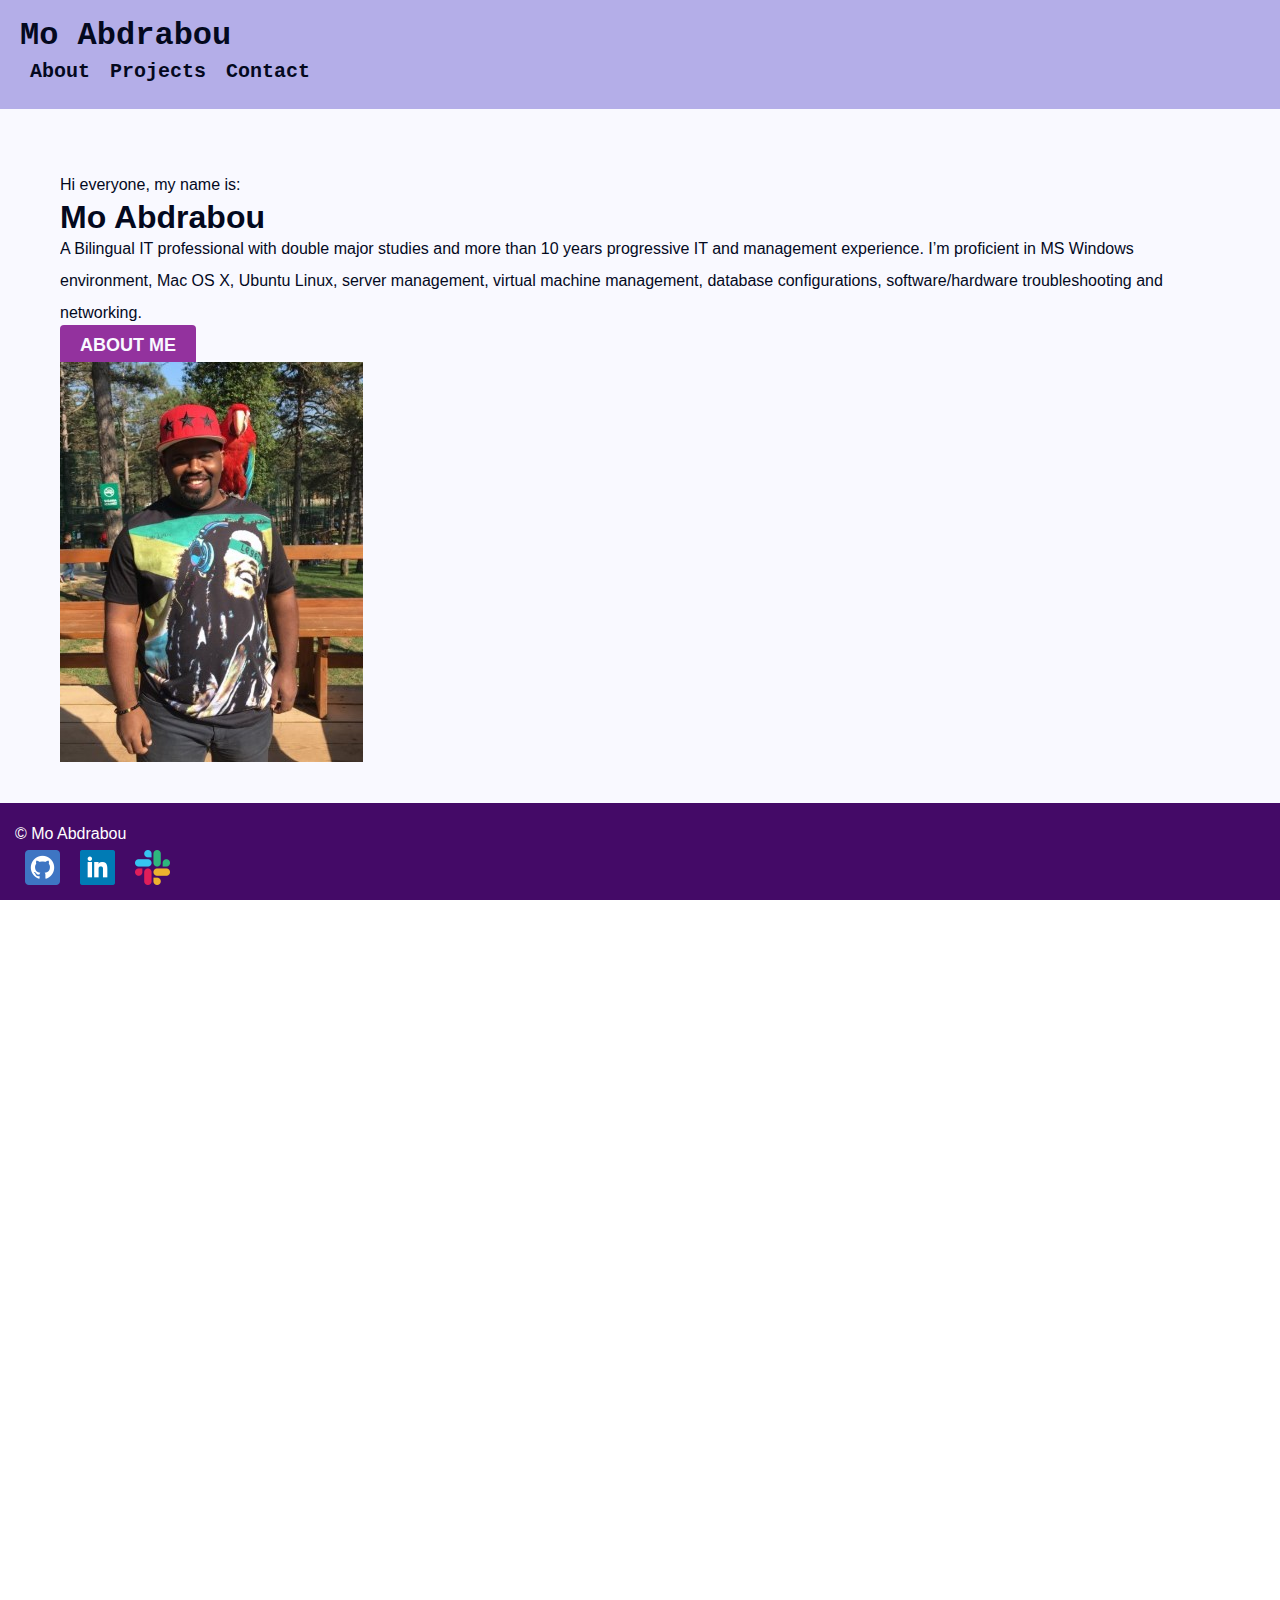
<file: PSET8/homepage/index.html>
<!DOCTYPE html>

<html lang="en">

<head>
  <script src="https://ajax.googleapis.com/ajax/libs/jquery/3.4.1/jquery.min.js"></script>
  <link rel="stylesheet" href="https://cdn.jsdelivr.net/npm/bootstrap@4.5.3/dist/css/bootstrap.min.css" integrity="sha384-TX8t27EcRE3e/ihU7zmQxVncDAy5uIKz4rEkgIXeMed4M0jlfIDPvg6uqKI2xXr2" crossorigin="anonymous">
  <!-- <script src="https://code.jquery.com/jquery-3.5.1.slim.min.js" integrity="sha384-DfXdz2htPH0lsSSs5nCTpuj/zy4C+OGpamoFVy38MVBnE+IbbVYUew+OrCXaRkfj" crossorigin="anonymous"></script> -->
  <script src="https://cdn.jsdelivr.net/npm/bootstrap@4.5.3/dist/js/bootstrap.bundle.min.js" integrity="sha384-ho+j7jyWK8fNQe+A12Hb8AhRq26LrZ/JpcUGGOn+Y7RsweNrtN/tE3MoK7ZeZDyx" crossorigin="anonymous"></script>
  <link href="css/style.css" rel="stylesheet">
  <title>Mo Abdrabou</title>
</head>

<body>

  <header>
    <div class="container">
      <div class="row">
        <div class="col mr-auto">
          <a href="index.html" class="header-logo col"> Mo Abdrabou</a>
        </div>
        <nav class="header-menu">
          <ul>
            <li><a href="about.html">About</a></li>
            <li><a href="projects.html">Projects</a></li>
            <li><a href="contact.html">Contact</a></li>
          </ul>
        </nav>
      </div>
    </div>
  </header>

  <main>
    <section class="home-about animation">
      <div class="container justify-content-center">
        <div class="row animation">
          <div class="col-6 mr-auto">
            <p>Hi everyone, my name is:</p>
            <h1>Mo Abdrabou</h1>
            <p class="mb-4">A Bilingual IT professional with double major studies and more than 10 years progressive IT and management experience. I’m proficient in MS Windows environment, Mac OS X, Ubuntu Linux, server management, virtual machine management, database configurations, software/hardware troubleshooting and networking. </p>
            <div class="text-center">
              <a href="about.html" class="btn">About Me</a>
            </div>
          </div>
          <div class="col-6">
            <img src="img/Mo-home.JPG" alt="Me">
          </div>
        </div>

      </div>
    </section>

    <section class="home-projects animation-2">
      <div class="container ">
        <h2>Recent Projects</h2>
        <div class="row justify-content-center">
          <div class="col-4"><img src="img/project.png" alt="project"></div>
          <div class="col-6">
            <h3>Conky Desktop Guru</h3>
            <p><a href="https://github.com/moabdrabou/Conky_Desktop_Guru" target="_blank">Conky Desktop Guru</a> is a Custom Desktop Utility to monitor HDD, CPU, Memory, GPU, Processes and Network in Linux.</p>
          </div>
        </div>
      </div>
    </section>

  </main>

  <footer>
    <div class=" container">
      <div class="row">
        <div class="col-3 mr-auto">
          <p>&copy; Mo Abdrabou</p>
        </div>
        <div class="social-networks">
          <a href="https://github.com/moabdrabou" target="_blank"><img src="img/gh.png" alt="Github"></a>
          <a href="https://www.linkedin.com/in/moabdrabou/" target="_blank"><img src="img/li.png" alt="Linkedin"></a>
          <a href="slack://user?team=T018BHKMX27&id=U01JBPDUL0J" target="_blank"><img src="img/sl.png" alt="Slack"></a>
        </div>
      </div>
    </div>
  </footer>
  <script>
    $(".animation").delay(100).animate({ opacity: 1 }, 700);
    $(".animation-2").delay(1000).animate({ opacity: 1 }, 700);
  </script>
</body>

</html>
</file>
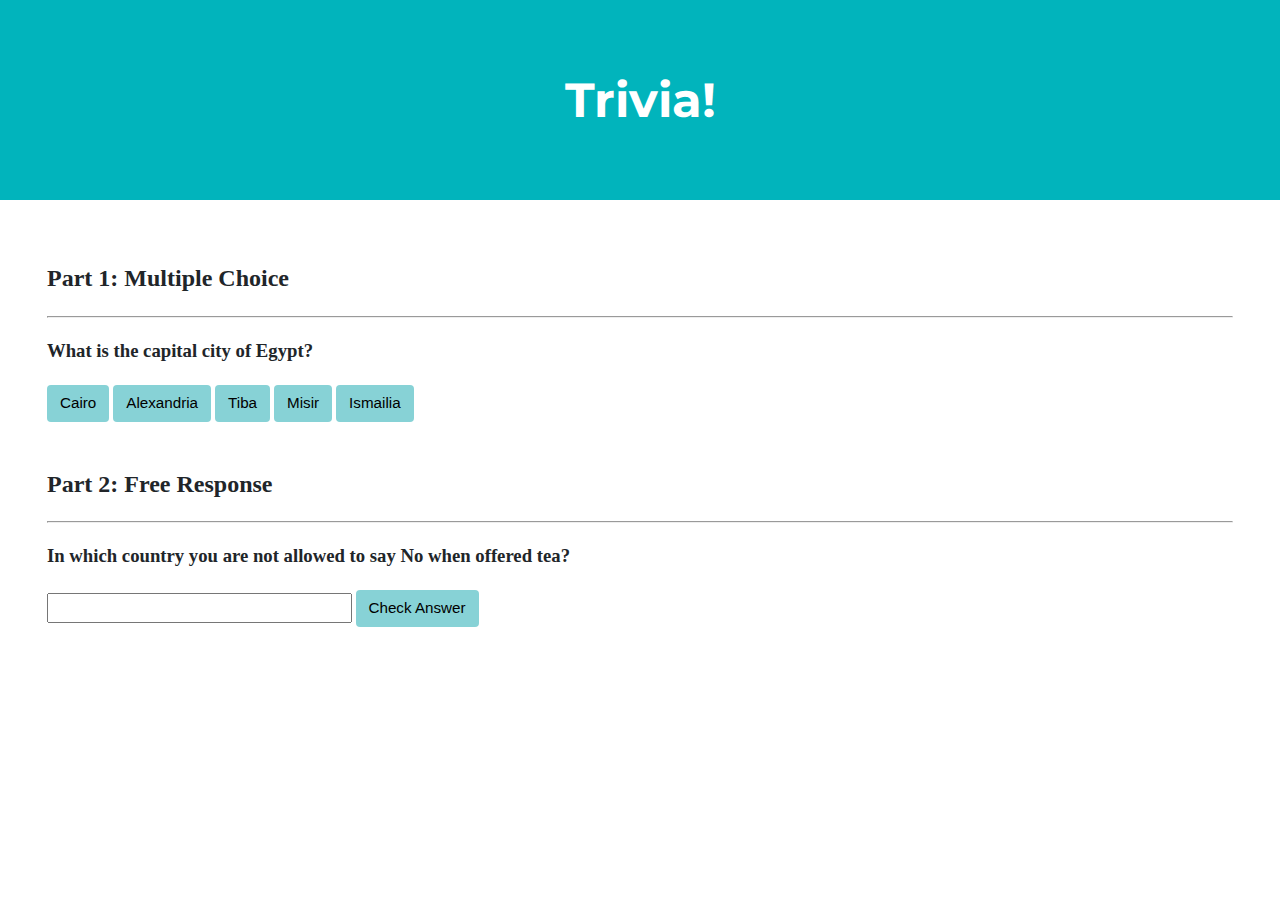
<file: PSET8/Trivia/index.html>
<!DOCTYPE html>

<html lang="en">
    <head>
        <link href="https://fonts.googleapis.com/css2?family=Montserrat:wght@500&display=swap" rel="stylesheet">
        <link href="styles.css" rel="stylesheet">
        <title>Trivia!</title>

        <script>

            // TODO: Add code to check answers to questions
            function answerHTML(correct, element) {
            if (correct) {
                document.getElementById(element).innerHTML = "Correct!"
            }
            else {
                document.getElementById(element).innerHTML = "Incorrect"
            }
        }

        function resetButtonsState() {

            var buttons = document.querySelectorAll(".button");
            buttons.forEach(function (button) {
                button.classList.remove('incorrect');
                button.classList.remove('correct');
            })
        }

        function getAnswerButton() {
            resetButtonsState()
            if (event.target.id == "correct") {
                event.target.classList.add('correct');
                answerHTML(true, "return_part_1");
            }
            else {
                event.target.classList.add('incorrect');
                answerHTML(false, "return_part_1");
            }

        }

        document.addEventListener("DOMContentLoaded", function (event) {
            var buttons = document.querySelectorAll(".button");
            buttons.forEach(function (button) {
                button.addEventListener("click", getAnswerButton);
            })

            inputField = document.querySelector('input')
            checkButton = document.querySelector("#check");
            checkButton.addEventListener('click', function (evt) {
                if (inputField.value.toLowerCase() == "turkey") {
                    answerHTML(true, "return_part_2");
                }
                else {
                    answerHTML(false, "return_part_2");
                }
            });
        });

        </script>

    </head>
    <body>

        <div class="jumbotron">
            <h1>Trivia!</h1>
        </div>

        <div class="container">

            <div class="section">
                <h2>Part 1: Multiple Choice </h2>
                <hr>

                <!-- TODO: Add multiple choice question here -->
            <h3>What is the capital city of Egypt?</h3>
            <h2 id="return_part_1"></h2>
            <button id="correct" class="button">Cairo</button>
            <button class="button">Alexandria</button>
            <button class="button">Tiba</button>
            <button class="button">Misir</button>
            <button class="button">Ismailia</button>

            </div>

            <div class="section">
                <h2>Part 2: Free Response</h2>
                <hr>

                <!-- TODO: Add free response question here -->
            <h3>In which country you are not allowed to say No when offered tea?</h3>
            <h2 id="return_part_2"></h2>
            <input type="text">
            <button id="check" class="input">Check Answer</button>

            </div>

        </div>
    </body>
</html>
</file>
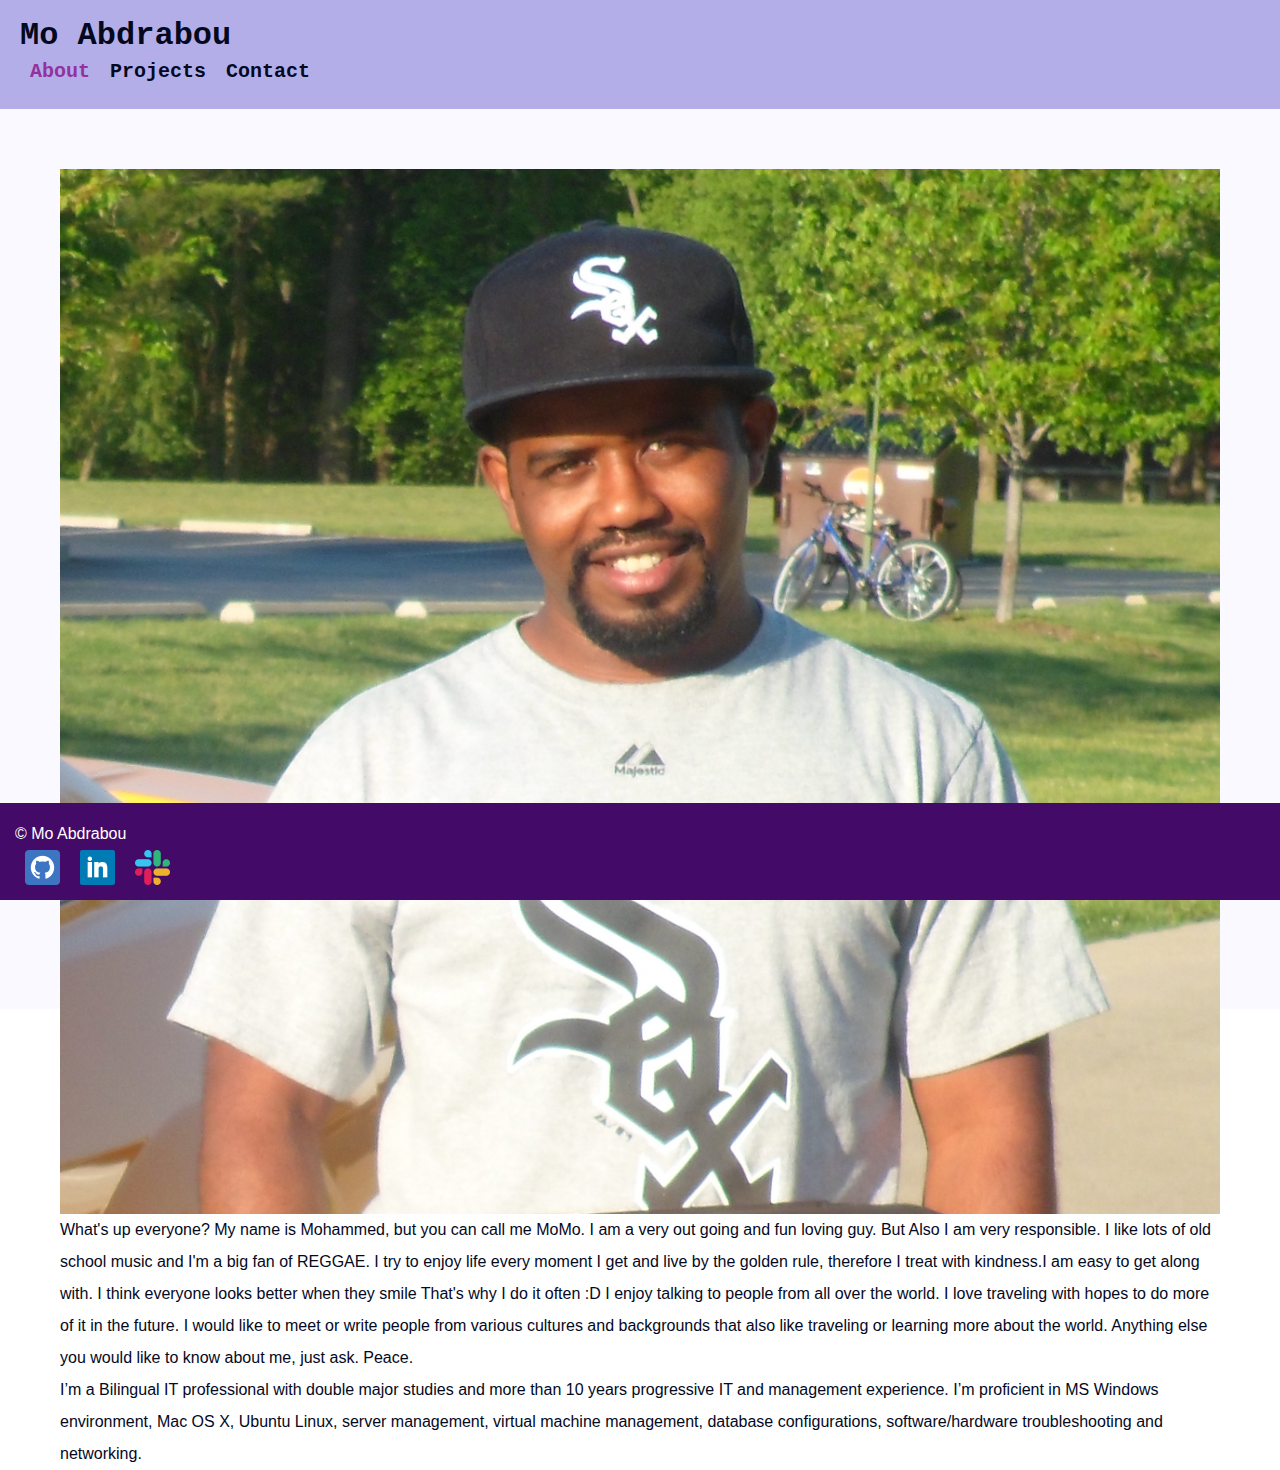
<file: PSET8/homepage/about.html>
<!DOCTYPE html>

<html lang="en">

<head>

  <link rel="stylesheet" href="https://cdn.jsdelivr.net/npm/bootstrap@4.5.3/dist/css/bootstrap.min.css" integrity="sha384-TX8t27EcRE3e/ihU7zmQxVncDAy5uIKz4rEkgIXeMed4M0jlfIDPvg6uqKI2xXr2" crossorigin="anonymous">
  <script src="https://code.jquery.com/jquery-3.5.1.slim.min.js" integrity="sha384-DfXdz2htPH0lsSSs5nCTpuj/zy4C+OGpamoFVy38MVBnE+IbbVYUew+OrCXaRkfj" crossorigin="anonymous"></script>
  <script src="https://cdn.jsdelivr.net/npm/bootstrap@4.5.3/dist/js/bootstrap.bundle.min.js" integrity="sha384-ho+j7jyWK8fNQe+A12Hb8AhRq26LrZ/JpcUGGOn+Y7RsweNrtN/tE3MoK7ZeZDyx" crossorigin="anonymous"></script>
  <link href="css/style.css" rel="stylesheet">
  <title>Mo Abdrabou - About</title>
</head>

<body>

  <header>
    <div class="container">
      <div class="row">
        <div class="col mr-auto">
          <a href="index.html" class="header-logo col"> Mo Abdrabou</a>
        </div>
        <nav class="header-menu">
          <ul>
            <li><a href="about.html" class="active-menu">About</a></li>
            <li><a href="projects.html">Projects</a></li>
            <li><a href="contact.html">Contact</a></li>
          </ul>
        </nav>
      </div>
    </div>
  </header>

  <main>
    <div class="about">
      <div class="container">
        <div class="row">
          <div class="col-6"><img src="img/Mo-about.png" alt="Me"></div>
          <div class="about-text col-6">
            <p>What's up everyone? My name is Mohammed, but you can call me MoMo. I am a very out going and fun loving guy. But Also I am very responsible. I like lots of old school music and I'm a big fan of REGGAE. I try to enjoy life every moment I get and live by the golden rule, therefore I treat with kindness.I am easy to get along with. I think everyone looks better when they smile That's why I do it often :D
              I enjoy talking to people from all over the world. I love traveling with hopes to do more of it in the future. I would like to meet or write people from various cultures and backgrounds that also like traveling or learning more about the world. Anything else you would like to know about me, just ask. Peace. </p>


            <p>I’m a Bilingual IT professional with double major studies and more than 10 years progressive IT and management experience. I’m proficient in MS Windows environment, Mac OS X, Ubuntu Linux, server management, virtual machine management, database configurations, software/hardware troubleshooting and networking.</p>
          </div>
        </div>
      </div>
    </div>
  </main>

  <footer>
    <div class=" container">
      <div class="row">
        <div class="col-3 mr-auto">
          <p>&copy; Mo Abdrabou</p>
        </div>
        <div class="social-networks">
          <a href="https://github.com/moabdrabou" target="_blank"><img src="img/gh.png" alt="Github"></a>
          <a href="https://www.linkedin.com/in/moabdrabou/" target="_blank"><img src="img/li.png" alt="Linkedin"></a>
          <a href="slack://user?team=T018BHKMX27&id=U01JBPDUL0J" target="_blank"><img src="img/sl.png" alt="Slack"></a>
        </div>
      </div>
    </div>
  </footer>

</body>

</html>
</file>
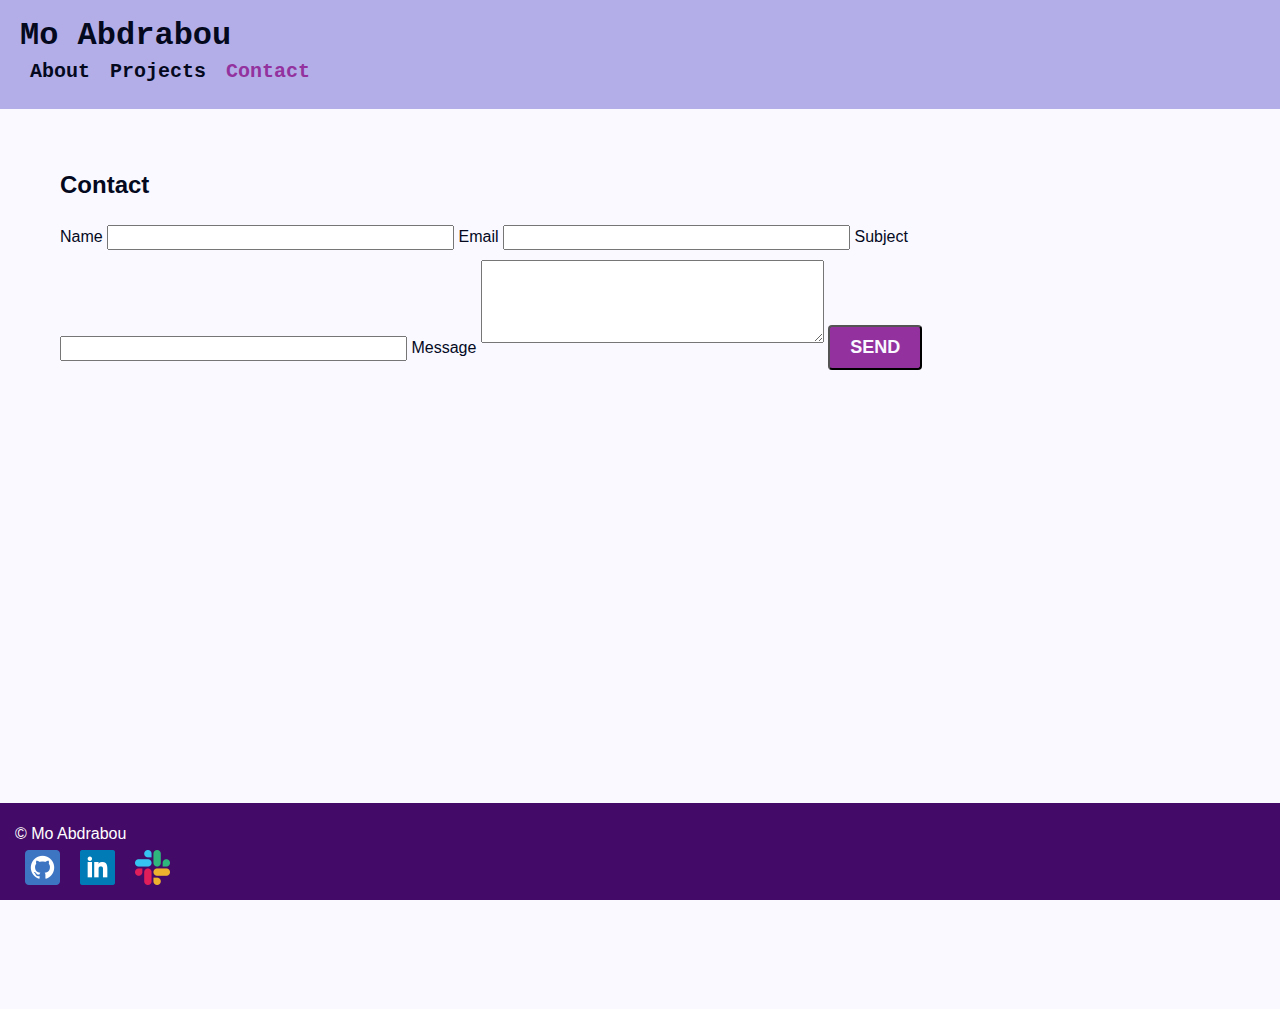
<file: PSET8/homepage/contact.html>
<!DOCTYPE html>

<html lang="en">

<head>
  <link rel="stylesheet" href="https://cdn.jsdelivr.net/npm/bootstrap@4.5.3/dist/css/bootstrap.min.css" integrity="sha384-TX8t27EcRE3e/ihU7zmQxVncDAy5uIKz4rEkgIXeMed4M0jlfIDPvg6uqKI2xXr2" crossorigin="anonymous">
  <script src="https://code.jquery.com/jquery-3.5.1.slim.min.js" integrity="sha384-DfXdz2htPH0lsSSs5nCTpuj/zy4C+OGpamoFVy38MVBnE+IbbVYUew+OrCXaRkfj" crossorigin="anonymous"></script>
  <script src="https://cdn.jsdelivr.net/npm/bootstrap@4.5.3/dist/js/bootstrap.bundle.min.js" integrity="sha384-ho+j7jyWK8fNQe+A12Hb8AhRq26LrZ/JpcUGGOn+Y7RsweNrtN/tE3MoK7ZeZDyx" crossorigin="anonymous"></script>
  <link href="css/style.css" rel="stylesheet">
  <title>Mo Abdrabou - Contact</title>
</head>

<body>

  <header>
    <div class="container">
      <div class="row">
        <div class="col mr-auto">
          <a href="index.html" class="header-logo col"> Mo Abdrabou</a>
        </div>
        <nav class="header-menu">
          <ul>
            <li><a href="about.html">About</a></li>
            <li><a href="projects.html">Projects</a></li>
            <li><a href="contact.html" class="active-menu">Contact</a></li>
          </ul>
        </nav>
      </div>
    </div>
  </header>

  <main>
    <section class="contact-form">
      <div class="container">
        <div class="row d-flex justify-content-between">
          <div class="col-md-3 mx-auto">
            <h2>Contact</h2>
            <label for="name">Name</label>
            <input type="text" id="name" maxlength="40" size="40">
            <label for="email">Email</label>
            <input type="text" id="email" maxlength="40" size="40">
            <label for="subject">Subject</label>
            <input type="text" id="subject" maxlength="40" size="40">
            <label for="message">Message</label>
            <textarea id="message" rows="5" cols="40"></textarea>
            <button type="submit" class="btn">Send</button>
          </div>
        </div>
      </div>
    </section>
  </main>

  <footer>
    <div class=" container">
      <div class="row">
        <div class="col-3 mr-auto">
          <p>&copy; Mo Abdrabou</p>
        </div>
        <div class="social-networks">
          <a href="https://github.com/moabdrabou" target="_blank"><img src="img/gh.png" alt="Github"></a>
          <a href="https://www.linkedin.com/in/moabdrabou/" target="_blank"><img src="img/li.png" alt="Linkedin"></a>
          <a href="slack://user?team=T018BHKMX27&id=U01JBPDUL0J" target="_blank"><img src="img/sl.png" alt="Slack"></a>
        </div>
      </div>
    </div>
  </footer>

</body>

</html>
</file>
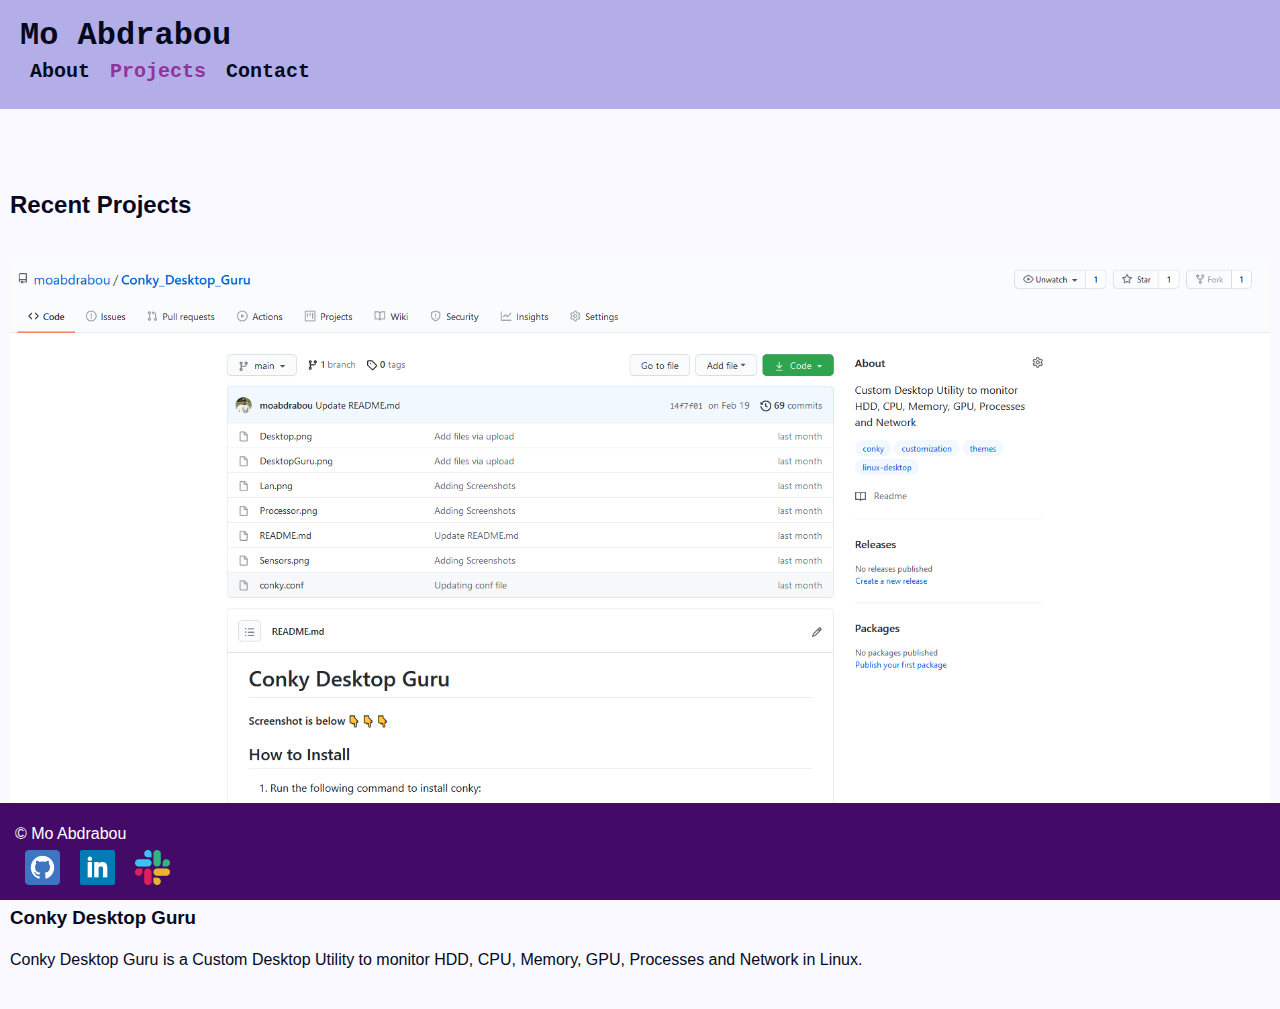
<file: PSET8/homepage/projects.html>
<!DOCTYPE html>

<html lang="en">

<head>
  <link rel="stylesheet" href="https://cdn.jsdelivr.net/npm/bootstrap@4.5.3/dist/css/bootstrap.min.css" integrity="sha384-TX8t27EcRE3e/ihU7zmQxVncDAy5uIKz4rEkgIXeMed4M0jlfIDPvg6uqKI2xXr2" crossorigin="anonymous">
  <script src="https://code.jquery.com/jquery-3.5.1.slim.min.js" integrity="sha384-DfXdz2htPH0lsSSs5nCTpuj/zy4C+OGpamoFVy38MVBnE+IbbVYUew+OrCXaRkfj" crossorigin="anonymous"></script>
  <script src="https://cdn.jsdelivr.net/npm/bootstrap@4.5.3/dist/js/bootstrap.bundle.min.js" integrity="sha384-ho+j7jyWK8fNQe+A12Hb8AhRq26LrZ/JpcUGGOn+Y7RsweNrtN/tE3MoK7ZeZDyx" crossorigin="anonymous"></script>
  <link href="css/style.css" rel="stylesheet">
  <title>Mo Abdrabou - Projects</title>
</head>

<body>

  <header>
    <div class="container">
      <div class="row">
        <div class="col mr-auto">
          <a href="index.html" class="header-logo col"> Mo Abdrabou</a>
        </div>
        <nav class="header-menu">
          <ul>
            <li><a href="about.html">About</a></li>
            <li><a href="projects.html" class="active-menu">Projects</a></li>
            <li><a href="contact.html">Contact</a></li>
          </ul>
        </nav>
      </div>
    </div>
  </header>
  <main>

    <section class="projects">
      <div class="container">
        <h2>Recent Projects</h2>
        <div class="row justify-content-center">
          <div class="col-4"><img src="img/project.png" alt="project"></div>
          <div class="col-8">
            <h3>Conky Desktop Guru</h3>
            <p><a href="https://github.com/moabdrabou/Conky_Desktop_Guru" target="_blank">Conky Desktop Guru</a> is a Custom Desktop Utility to monitor HDD, CPU, Memory, GPU, Processes and Network in Linux.</p>
          </div>
        </div>
      </div>
    </section>
  </main>

  <footer>
    <div class=" container">
      <div class="row">
        <div class="col-3 mr-auto">
          <p>&copy; Mo Abdrabou</p>
        </div>
        <div class="social-networks">
          <a href="https://github.com/moabdrabou" target="_blank"><img src="img/gh.png" alt="Github"></a>
          <a href="https://www.linkedin.com/in/moabdrabou/" target="_blank"><img src="img/li.png" alt="Linkedin"></a>
          <a href="slack://user?team=T018BHKMX27&id=U01JBPDUL0J" target="_blank"><img src="img/sl.png" alt="Slack"></a>
        </div>
      </div>
    </div>
  </footer>

</body>

</html>
</file>
<file: PSET8/homepage/css/style.css>
body,
p,
h1,
ul,
li,
a {
  padding: 0px;
  margin: 0px;
  color: #04091e;
}
li {
  list-style: none;
}
body {
  font-family: "Segoe UI", Tahoma, Geneva, Verdana, sans-serif;
  color: #04091e;
  background: #fff;
  font-size: 1em;
  line-height: 2em;
  overflow-x: hidden;
}
#site {
  overflow-x: hidden !important;
}
* {
  box-sizing: border-box;
}
img {
  display: block;
  max-width: 100%;
}
a {
  text-decoration: none;
}
.btn {
  background: #93329e;
  color: #f9f9ff;
  font-size: 1.125em;
  font-weight: bold;
  text-transform: uppercase;
  padding: 10px 20px;
  border-radius: 4px;
  text-align: center;
}
.active-menu {
  color: #93329e;
}
header {
  font-family: "Courier New", Courier, monospace;
  padding: 20px;
  background: #b4aee8;
}
header ul {
  display: flex;
}
header ul li {
  padding: 0 10px;
}
header ul li a {
  font-size: 1.25em;
  font-weight: bold;
}
header ul li:hover a {
  text-decoration: none;
  color: #93329e;
}
.header-logo {
  font-size: 2em;
  font-weight: bold;
  margin-top: -15px;
  position: relative;
}
.header-logo:hover {
  text-decoration: none;
  color: #93329e;
}
.home-about {
  background: #f9f9ff;
  padding: 60px;
}
.home-projects {
  background: #fff;
  background-size: cover;
  padding: 60px 10px;
}
.home-projects h2 {
  margin-bottom: 40px;
}
.home-projects h3 {
  margin-bottom: 10px;
}
footer {
  position: fixed;
  left: 0;
  bottom: 0;
  width: 100%;
  background: #440a67;
  position: fixed;
  padding: 15px;
}
footer p {
  margin-top: 0px;
  color: #fff;
}
.social-networks {
  display: flex;
  flex-wrap: wrap;
}
.social-networks a {
  margin: 0 10px;
}
body {
  background: #fff;
}
.animation,
.animation-2 {
  opacity: 0;
}
.about {
  padding: 60px;
  background: #f9f9ff;
  height: 100vh;
}
.contact-form {
  padding: 60px;
  background: #f9f9ff;
  height: 100vh;
}
.contact-form h2 {
  margin: 0 auto;
  padding: 0 0 20px 0;
}
.contact-form input,
.contact-form textarea {
  padding: 3px;
  margin-bottom: 10px;
}
.contact-form .btn {
  margin-top: 20px;
}
.projects {
  background: #f9f9ff;
  height: 100vh;
  padding: 60px 10px;
}
.projects h2 {
  margin-bottom: 40px;
}
.projects h3 {
  margin-bottom: 10px;
}
</file>
<file: PSET8/Trivia/styles.css>
body {
  background-color: #fff;
  color: #212529;
  font-size: 1rem;
  font-weight: 400;
  line-height: 1.5;
  margin: 0;
  text-align: left;
}

.container {
  margin-left: auto;
  margin-right: auto;
  padding-left: 15px;
  padding-right: 15px;
}

.jumbotron {
  background-color: #01b4bc;
  color: #fff;
  margin-bottom: 2rem;
  padding: 2rem 1rem;
  text-align: center;
}

.section {
  padding: 0.5rem 2rem 1rem 2rem;
}

.section:hover {
  background-color: #f5f5f5;
  transition: color 2s ease-in-out, background-color 0.15s ease-in-out;
}

h1 {
  font-family: "Montserrat", sans-serif;
  font-size: 48px;
}

button,
input[type="submit"] {
  background-color: #87d2d6;
  border: 1px solid transparent;
  border-radius: 0.25rem;
  font-size: 0.95rem;
  font-weight: 400;
  line-height: 1.5;
  padding: 0.375rem 0.75rem;
  text-align: center;
  transition: color 0.15s ease-in-out, background-color 0.15s ease-in-out,
    border-color 0.15s ease-in-out, box-shadow 0.15s ease-in-out;
  vertical-align: middle;
  outline: none;
}

input[type="text"] {
  line-height: 1.8;
  width: 25%;
}

input[type="text"]:hover {
  background-color: #f5f5f5;
  transition: color 2s ease-in-out, background-color 0.15s ease-in-out;
}

.incorrect {
  background-color: #fa5457;
}

.correct {
  background-color: #5fa55a;
}
</file>
